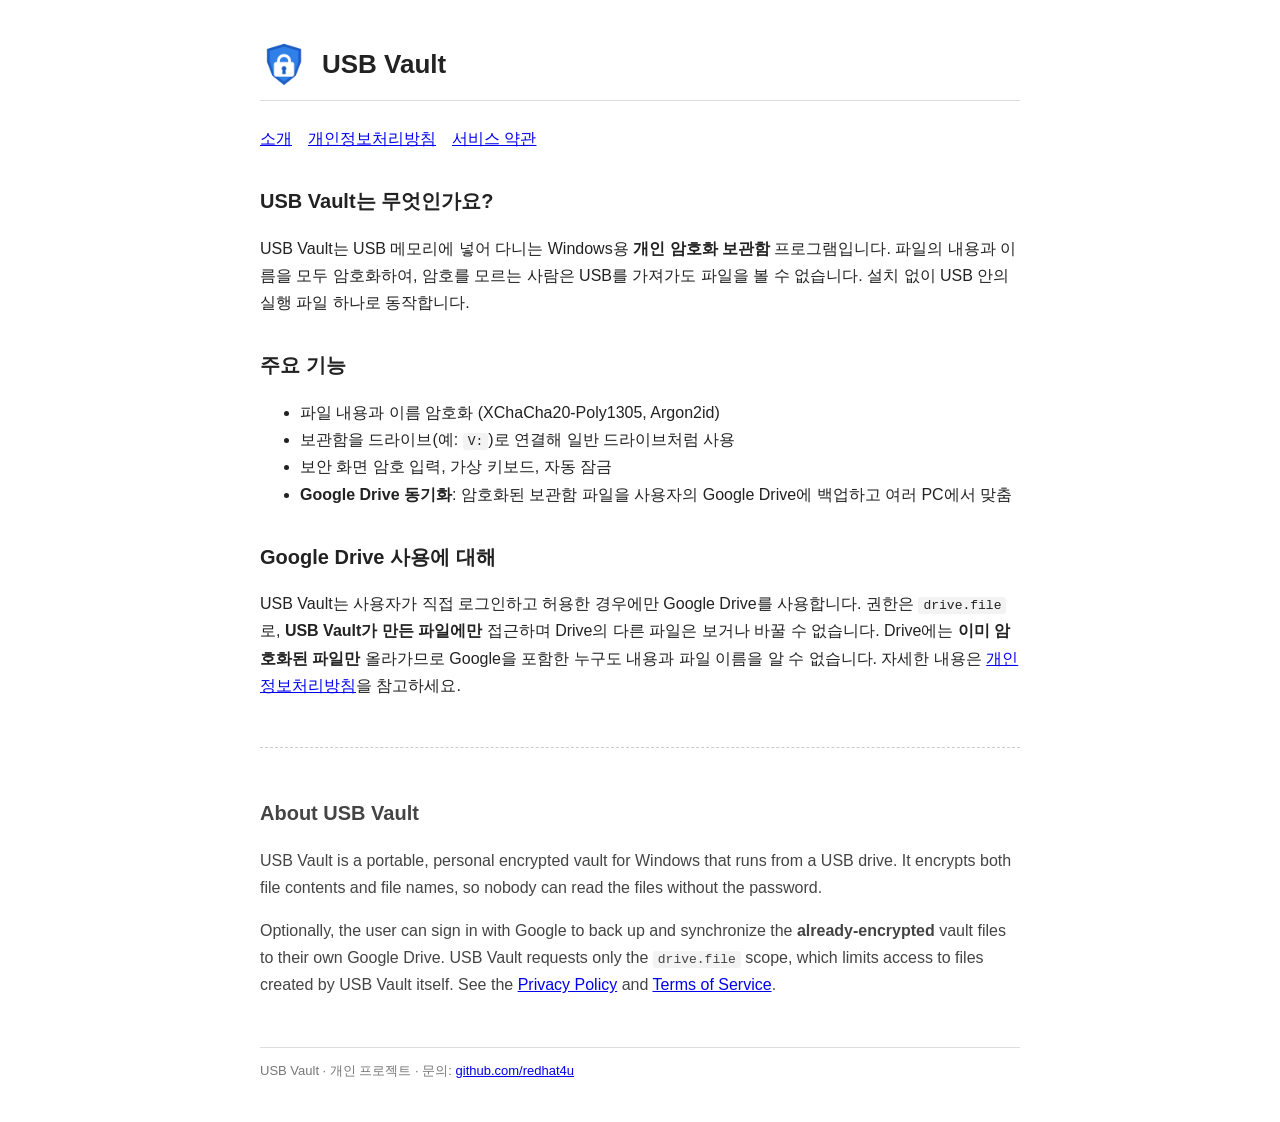
<file: index.html>
<!doctype html>
<html lang="ko">
<head>
<meta charset="utf-8">
<meta name="viewport" content="width=device-width, initial-scale=1">
<meta name="google-site-verification" content="15Kl8s1nthR9OYInO5EmbVJ7h_ec6lsBhgGjV3qaDvY" />
<title>USB Vault</title>
<link rel="stylesheet" href="style.css">
</head>
<body>
<header><img src="logo.png" alt="USB Vault"><h1>USB Vault</h1></header>
<nav><a href="index.html">소개</a><a href="privacy.html">개인정보처리방침</a><a href="terms.html">서비스 약관</a></nav>

<h2>USB Vault는 무엇인가요?</h2>
<p>USB Vault는 USB 메모리에 넣어 다니는 Windows용 <strong>개인 암호화 보관함</strong> 프로그램입니다.
파일의 내용과 이름을 모두 암호화하여, 암호를 모르는 사람은 USB를 가져가도 파일을 볼 수 없습니다.
설치 없이 USB 안의 실행 파일 하나로 동작합니다.</p>

<h2>주요 기능</h2>
<ul>
<li>파일 내용과 이름 암호화 (XChaCha20-Poly1305, Argon2id)</li>
<li>보관함을 드라이브(예: <code>V:</code>)로 연결해 일반 드라이브처럼 사용</li>
<li>보안 화면 암호 입력, 가상 키보드, 자동 잠금</li>
<li><strong>Google Drive 동기화</strong>: 암호화된 보관함 파일을 사용자의 Google Drive에 백업하고 여러 PC에서 맞춤</li>
</ul>

<h2>Google Drive 사용에 대해</h2>
<p>USB Vault는 사용자가 직접 로그인하고 허용한 경우에만 Google Drive를 사용합니다.
권한은 <code>drive.file</code>로, <strong>USB Vault가 만든 파일에만</strong> 접근하며 Drive의 다른 파일은 보거나 바꿀 수 없습니다.
Drive에는 <strong>이미 암호화된 파일만</strong> 올라가므로 Google을 포함한 누구도 내용과 파일 이름을 알 수 없습니다.
자세한 내용은 <a href="privacy.html">개인정보처리방침</a>을 참고하세요.</p>

<div class="en" lang="en">
<h2>About USB Vault</h2>
<p>USB Vault is a portable, personal encrypted vault for Windows that runs from a USB drive.
It encrypts both file contents and file names, so nobody can read the files without the password.</p>
<p>Optionally, the user can sign in with Google to back up and synchronize the <strong>already-encrypted</strong> vault files
to their own Google Drive. USB Vault requests only the <code>drive.file</code> scope, which limits access to files created by
USB Vault itself. See the <a href="privacy.html">Privacy Policy</a> and <a href="terms.html">Terms of Service</a>.</p>
</div>

<footer>USB Vault · 개인 프로젝트 · 문의: <a href="https://github.com/redhat4u">github.com/redhat4u</a></footer>
</body>
</html>
</file>
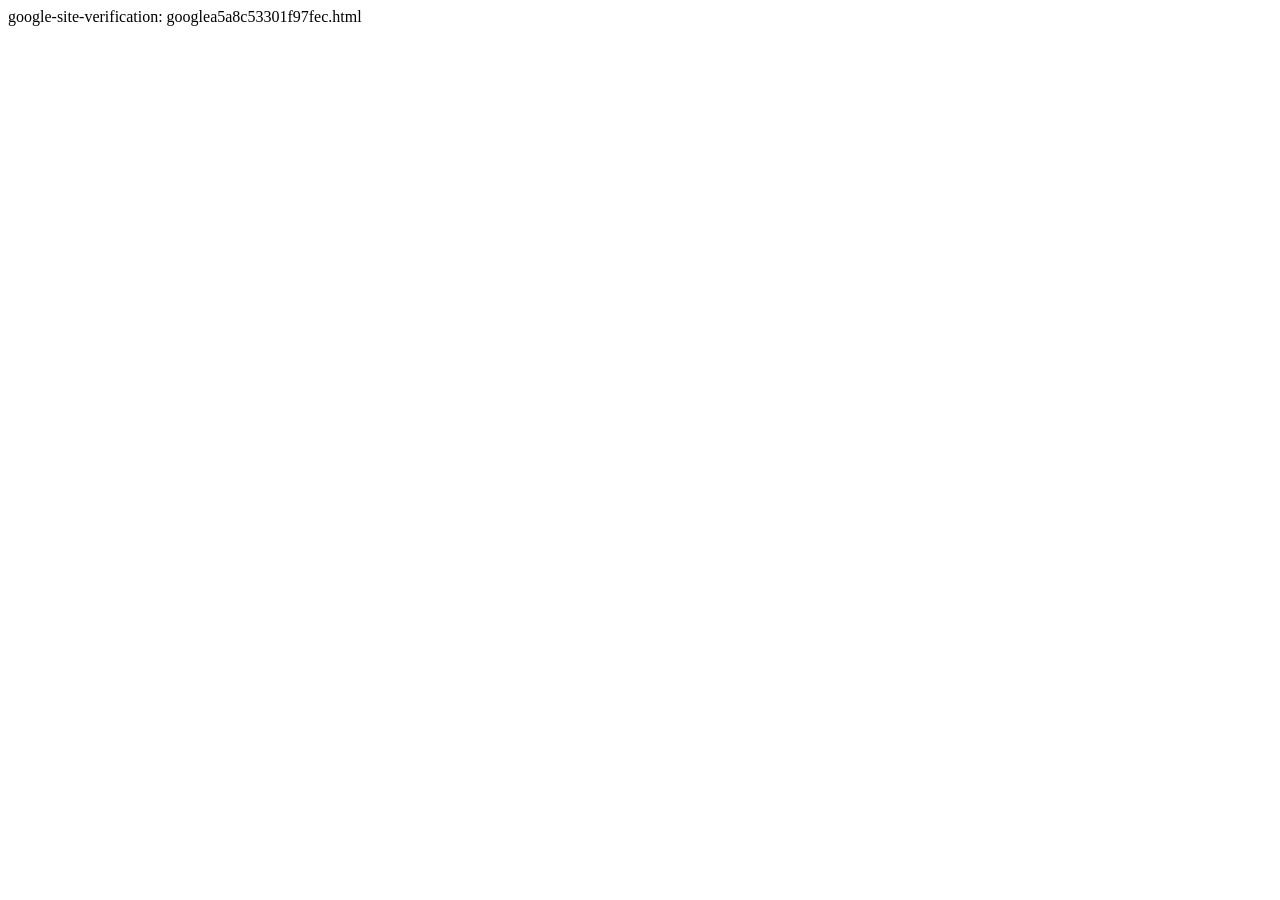
<file: googlea5a8c53301f97fec.html>
<!doctype html>
<html lang="ko">
<head>
<meta charset="utf-8">
<meta name="google-site-verification" content="15Kl8s1nthR9OYInO5EmbVJ7h_ec6lsBhgGjV3qaDvY" />
</head>
<body>
google-site-verification: googlea5a8c53301f97fec.html
</body>
</html>
</file>
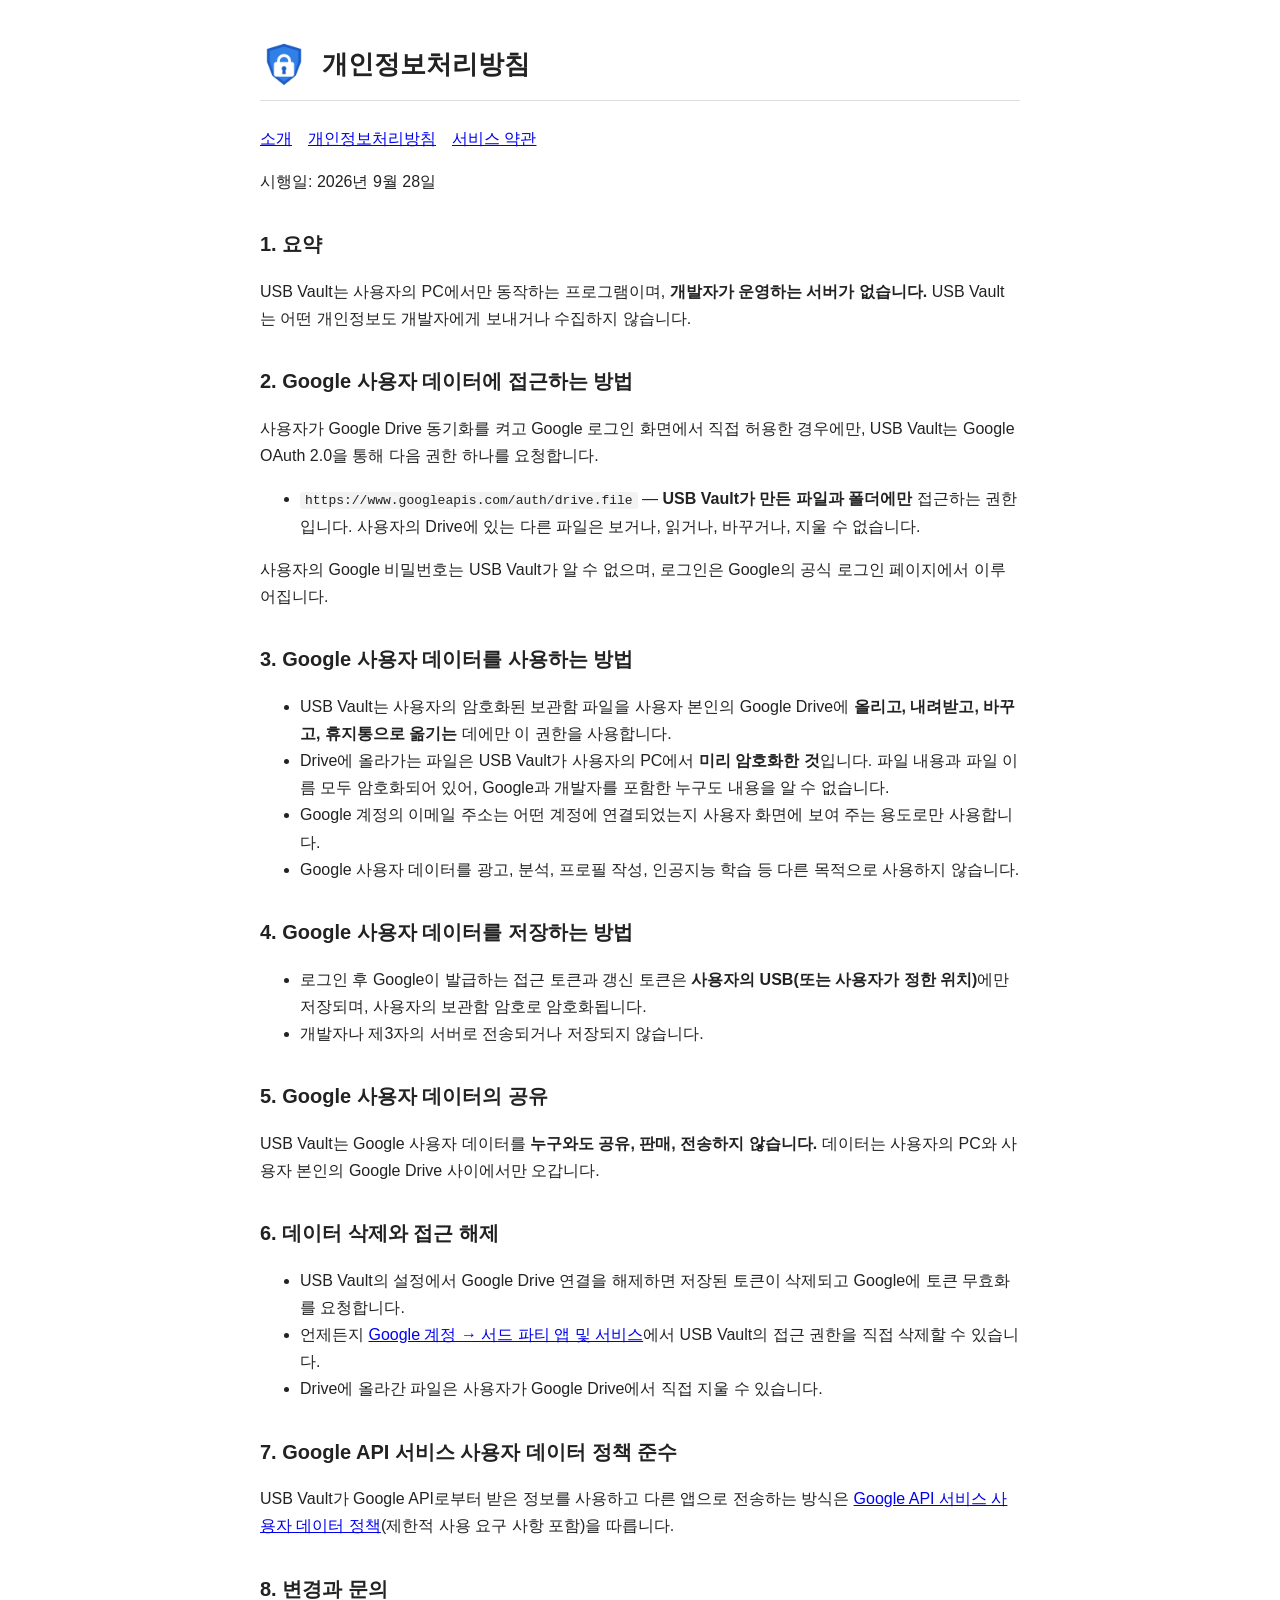
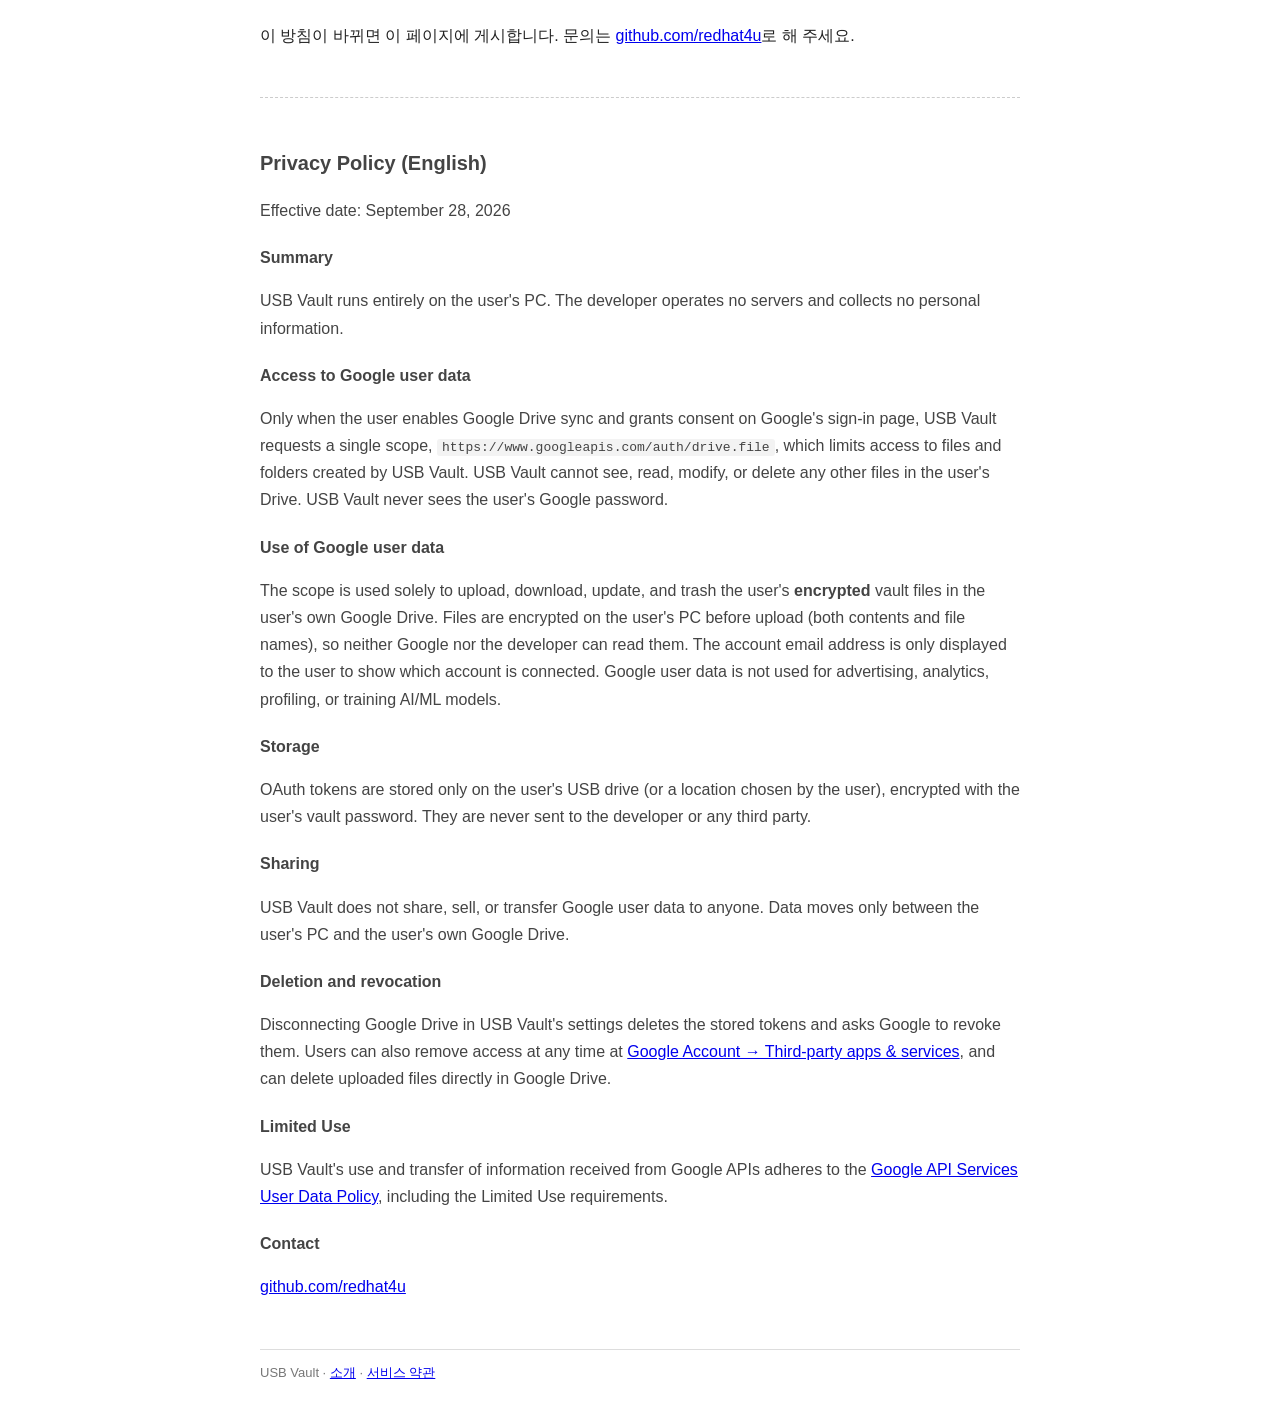
<file: privacy.html>
<!doctype html>
<html lang="ko">
<head>
<meta charset="utf-8">
<meta name="viewport" content="width=device-width, initial-scale=1">
<title>USB Vault - 개인정보처리방침 (Privacy Policy)</title>
<link rel="stylesheet" href="style.css">
</head>
<body>
<header><img src="logo.png" alt="USB Vault"><h1>개인정보처리방침</h1></header>
<nav><a href="index.html">소개</a><a href="privacy.html">개인정보처리방침</a><a href="terms.html">서비스 약관</a></nav>
<p>시행일: 2026년 9월 28일</p>

<h2>1. 요약</h2>
<p>USB Vault는 사용자의 PC에서만 동작하는 프로그램이며, <strong>개발자가 운영하는 서버가 없습니다.</strong>
USB Vault는 어떤 개인정보도 개발자에게 보내거나 수집하지 않습니다.</p>

<h2>2. Google 사용자 데이터에 접근하는 방법</h2>
<p>사용자가 Google Drive 동기화를 켜고 Google 로그인 화면에서 직접 허용한 경우에만,
USB Vault는 Google OAuth 2.0을 통해 다음 권한 하나를 요청합니다.</p>
<ul>
<li><code>https://www.googleapis.com/auth/drive.file</code> — <strong>USB Vault가 만든 파일과 폴더에만</strong> 접근하는 권한입니다.
사용자의 Drive에 있는 다른 파일은 보거나, 읽거나, 바꾸거나, 지울 수 없습니다.</li>
</ul>
<p>사용자의 Google 비밀번호는 USB Vault가 알 수 없으며, 로그인은 Google의 공식 로그인 페이지에서 이루어집니다.</p>

<h2>3. Google 사용자 데이터를 사용하는 방법</h2>
<ul>
<li>USB Vault는 사용자의 암호화된 보관함 파일을 사용자 본인의 Google Drive에 <strong>올리고, 내려받고, 바꾸고, 휴지통으로 옮기는</strong> 데에만 이 권한을 사용합니다.</li>
<li>Drive에 올라가는 파일은 USB Vault가 사용자의 PC에서 <strong>미리 암호화한 것</strong>입니다. 파일 내용과 파일 이름 모두 암호화되어 있어, Google과 개발자를 포함한 누구도 내용을 알 수 없습니다.</li>
<li>Google 계정의 이메일 주소는 어떤 계정에 연결되었는지 사용자 화면에 보여 주는 용도로만 사용합니다.</li>
<li>Google 사용자 데이터를 광고, 분석, 프로필 작성, 인공지능 학습 등 다른 목적으로 사용하지 않습니다.</li>
</ul>

<h2>4. Google 사용자 데이터를 저장하는 방법</h2>
<ul>
<li>로그인 후 Google이 발급하는 접근 토큰과 갱신 토큰은 <strong>사용자의 USB(또는 사용자가 정한 위치)</strong>에만 저장되며, 사용자의 보관함 암호로 암호화됩니다.</li>
<li>개발자나 제3자의 서버로 전송되거나 저장되지 않습니다.</li>
</ul>

<h2>5. Google 사용자 데이터의 공유</h2>
<p>USB Vault는 Google 사용자 데이터를 <strong>누구와도 공유, 판매, 전송하지 않습니다.</strong>
데이터는 사용자의 PC와 사용자 본인의 Google Drive 사이에서만 오갑니다.</p>

<h2>6. 데이터 삭제와 접근 해제</h2>
<ul>
<li>USB Vault의 설정에서 Google Drive 연결을 해제하면 저장된 토큰이 삭제되고 Google에 토큰 무효화를 요청합니다.</li>
<li>언제든지 <a href="https://myaccount.google.com/permissions">Google 계정 → 서드 파티 앱 및 서비스</a>에서 USB Vault의 접근 권한을 직접 삭제할 수 있습니다.</li>
<li>Drive에 올라간 파일은 사용자가 Google Drive에서 직접 지울 수 있습니다.</li>
</ul>

<h2>7. Google API 서비스 사용자 데이터 정책 준수</h2>
<p>USB Vault가 Google API로부터 받은 정보를 사용하고 다른 앱으로 전송하는 방식은
<a href="https://developers.google.com/terms/api-services-user-data-policy">Google API 서비스 사용자 데이터 정책</a>(제한적 사용 요구 사항 포함)을 따릅니다.</p>

<h2>8. 변경과 문의</h2>
<p>이 방침이 바뀌면 이 페이지에 게시합니다. 문의는 <a href="https://github.com/redhat4u">github.com/redhat4u</a>로 해 주세요.</p>

<div class="en" lang="en">
<h2>Privacy Policy (English)</h2>
<p>Effective date: September 28, 2026</p>
<h3>Summary</h3>
<p>USB Vault runs entirely on the user's PC. The developer operates no servers and collects no personal information.</p>
<h3>Access to Google user data</h3>
<p>Only when the user enables Google Drive sync and grants consent on Google's sign-in page, USB Vault requests a single scope,
<code>https://www.googleapis.com/auth/drive.file</code>, which limits access to files and folders created by USB Vault.
USB Vault cannot see, read, modify, or delete any other files in the user's Drive. USB Vault never sees the user's Google password.</p>
<h3>Use of Google user data</h3>
<p>The scope is used solely to upload, download, update, and trash the user's <strong>encrypted</strong> vault files in the user's own Google Drive.
Files are encrypted on the user's PC before upload (both contents and file names), so neither Google nor the developer can read them.
The account email address is only displayed to the user to show which account is connected.
Google user data is not used for advertising, analytics, profiling, or training AI/ML models.</p>
<h3>Storage</h3>
<p>OAuth tokens are stored only on the user's USB drive (or a location chosen by the user), encrypted with the user's vault password.
They are never sent to the developer or any third party.</p>
<h3>Sharing</h3>
<p>USB Vault does not share, sell, or transfer Google user data to anyone. Data moves only between the user's PC and the user's own Google Drive.</p>
<h3>Deletion and revocation</h3>
<p>Disconnecting Google Drive in USB Vault's settings deletes the stored tokens and asks Google to revoke them.
Users can also remove access at any time at <a href="https://myaccount.google.com/permissions">Google Account → Third-party apps &amp; services</a>,
and can delete uploaded files directly in Google Drive.</p>
<h3>Limited Use</h3>
<p>USB Vault's use and transfer of information received from Google APIs adheres to the
<a href="https://developers.google.com/terms/api-services-user-data-policy">Google API Services User Data Policy</a>, including the Limited Use requirements.</p>
<h3>Contact</h3>
<p><a href="https://github.com/redhat4u">github.com/redhat4u</a></p>
</div>

<footer>USB Vault · <a href="index.html">소개</a> · <a href="terms.html">서비스 약관</a></footer>
</body>
</html>
</file>
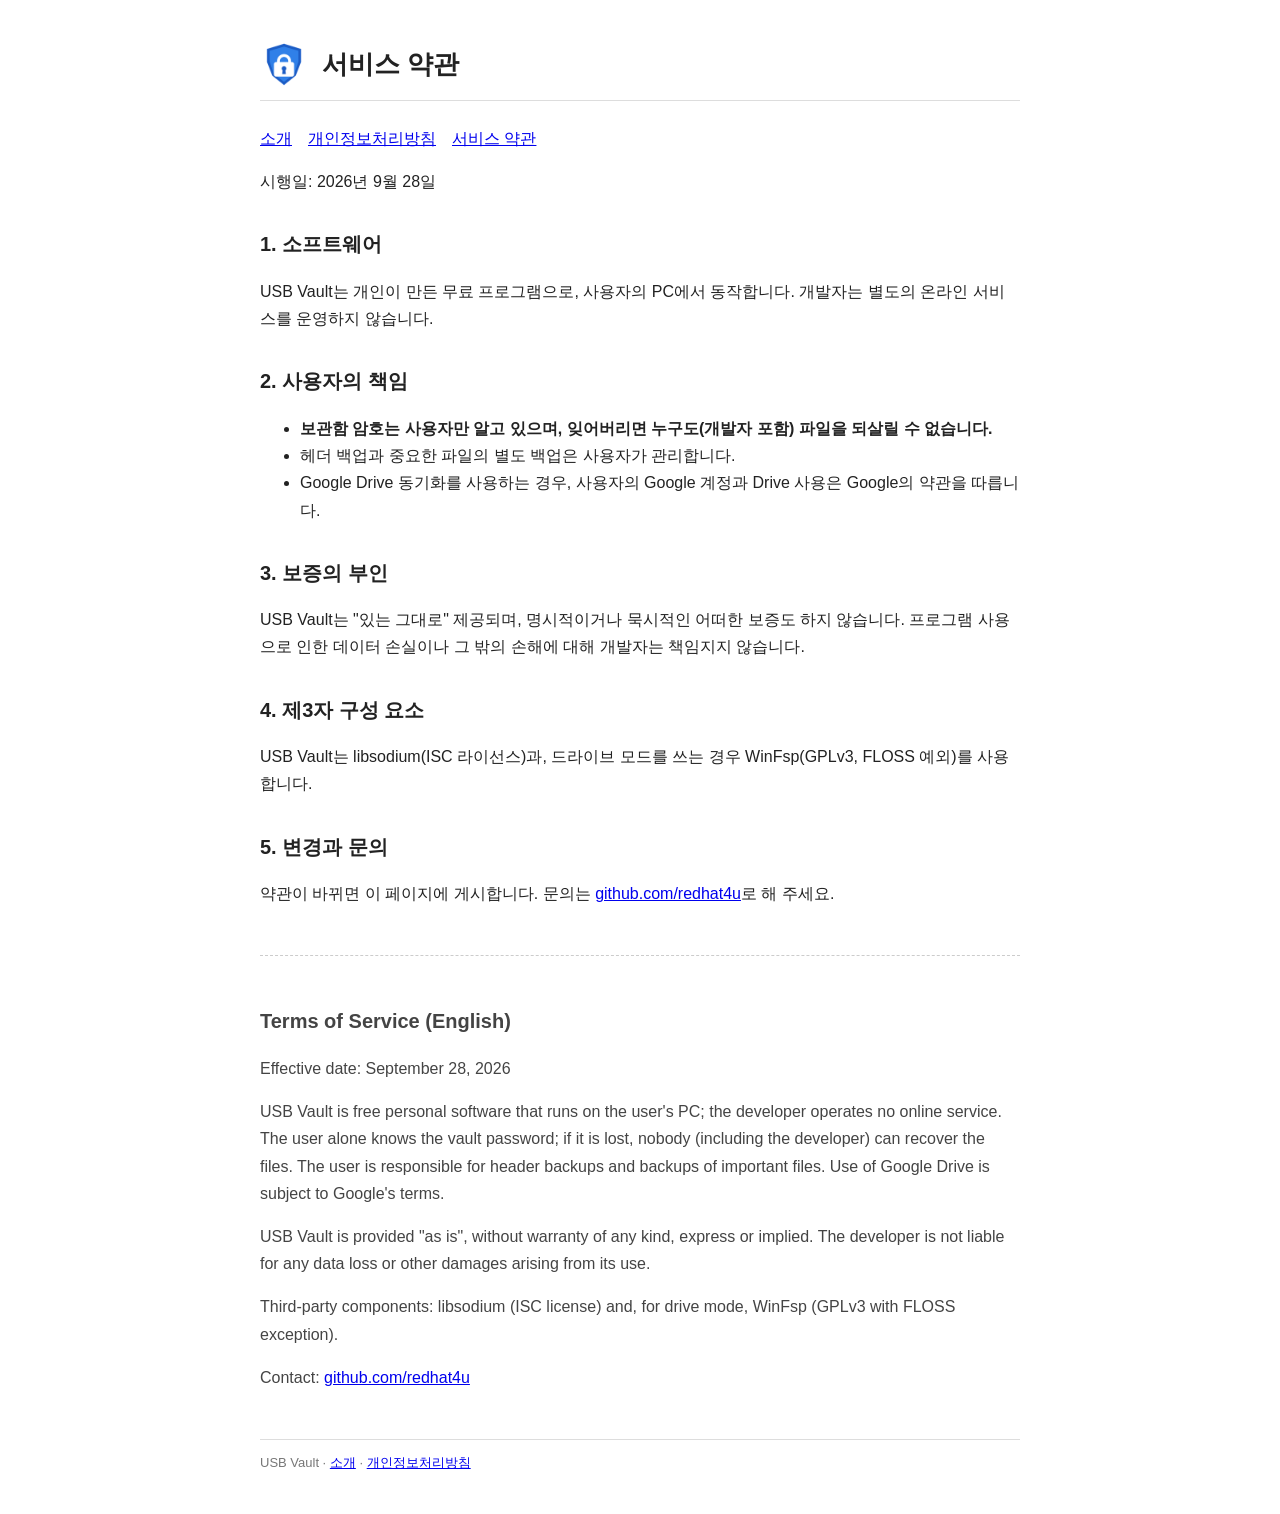
<file: terms.html>
<!doctype html>
<html lang="ko">
<head>
<meta charset="utf-8">
<meta name="viewport" content="width=device-width, initial-scale=1">
<title>USB Vault - 서비스 약관 (Terms of Service)</title>
<link rel="stylesheet" href="style.css">
</head>
<body>
<header><img src="logo.png" alt="USB Vault"><h1>서비스 약관</h1></header>
<nav><a href="index.html">소개</a><a href="privacy.html">개인정보처리방침</a><a href="terms.html">서비스 약관</a></nav>
<p>시행일: 2026년 9월 28일</p>

<h2>1. 소프트웨어</h2>
<p>USB Vault는 개인이 만든 무료 프로그램으로, 사용자의 PC에서 동작합니다. 개발자는 별도의 온라인 서비스를 운영하지 않습니다.</p>

<h2>2. 사용자의 책임</h2>
<ul>
<li><strong>보관함 암호는 사용자만 알고 있으며, 잊어버리면 누구도(개발자 포함) 파일을 되살릴 수 없습니다.</strong></li>
<li>헤더 백업과 중요한 파일의 별도 백업은 사용자가 관리합니다.</li>
<li>Google Drive 동기화를 사용하는 경우, 사용자의 Google 계정과 Drive 사용은 Google의 약관을 따릅니다.</li>
</ul>

<h2>3. 보증의 부인</h2>
<p>USB Vault는 "있는 그대로" 제공되며, 명시적이거나 묵시적인 어떠한 보증도 하지 않습니다.
프로그램 사용으로 인한 데이터 손실이나 그 밖의 손해에 대해 개발자는 책임지지 않습니다.</p>

<h2>4. 제3자 구성 요소</h2>
<p>USB Vault는 libsodium(ISC 라이선스)과, 드라이브 모드를 쓰는 경우 WinFsp(GPLv3, FLOSS 예외)를 사용합니다.</p>

<h2>5. 변경과 문의</h2>
<p>약관이 바뀌면 이 페이지에 게시합니다. 문의는 <a href="https://github.com/redhat4u">github.com/redhat4u</a>로 해 주세요.</p>

<div class="en" lang="en">
<h2>Terms of Service (English)</h2>
<p>Effective date: September 28, 2026</p>
<p>USB Vault is free personal software that runs on the user's PC; the developer operates no online service.
The user alone knows the vault password; if it is lost, nobody (including the developer) can recover the files.
The user is responsible for header backups and backups of important files. Use of Google Drive is subject to Google's terms.</p>
<p>USB Vault is provided "as is", without warranty of any kind, express or implied. The developer is not liable for any data loss or other damages arising from its use.</p>
<p>Third-party components: libsodium (ISC license) and, for drive mode, WinFsp (GPLv3 with FLOSS exception).</p>
<p>Contact: <a href="https://github.com/redhat4u">github.com/redhat4u</a></p>
</div>

<footer>USB Vault · <a href="index.html">소개</a> · <a href="privacy.html">개인정보처리방침</a></footer>
</body>
</html>
</file>
<file: style.css>
body { font-family: "Malgun Gothic", "Apple SD Gothic Neo", "Segoe UI", sans-serif; max-width: 760px; margin: 40px auto; padding: 0 20px; line-height: 1.7; color: #222; }
header { display: flex; align-items: center; gap: 14px; border-bottom: 1px solid #ddd; padding-bottom: 12px; margin-bottom: 24px; }
header img { width: 48px; height: 48px; }
header h1 { margin: 0; font-size: 26px; }
nav a { margin-right: 16px; }
h2 { margin-top: 32px; font-size: 20px; }
h3 { font-size: 16px; margin-top: 20px; }
.en { margin-top: 48px; padding-top: 16px; border-top: 1px dashed #ccc; color: #444; }
footer { margin-top: 48px; padding-top: 12px; border-top: 1px solid #ddd; font-size: 13px; color: #777; }
code { background: #f3f3f3; padding: 1px 5px; border-radius: 3px; }
</file>
